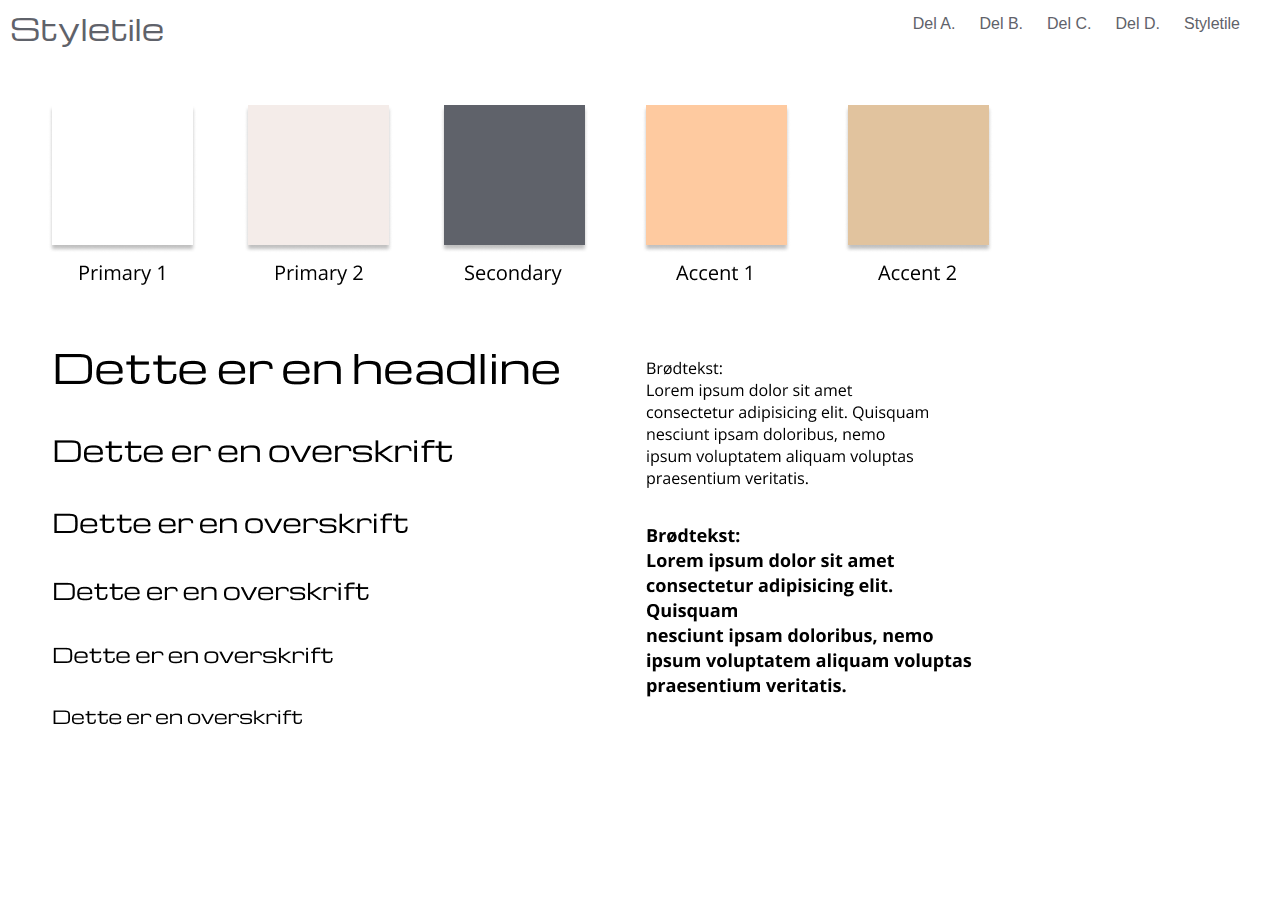
<file: index.html>
<!DOCTYPE html>
<html lang="en">
  <head>
    <meta charset="UTF-8" />
    <meta name="viewport" content="width=device-width, initial-scale=1.0" />
    <title>Styletile</title>
    <link rel="stylesheet" href="main.css" />
  </head>
  <body>
    <header>
      <nav>
        <a href="/delA.html">Del A.</a>
        <a href="/delB.html">Del B.</a>
        <a href="/delC.html">Del C.</a>
        <a href="/delD.html">Del D.</a>
        <a href="/index.html">Styletile</a>
      </nav>
    </header>
    <main>
      <h1>Styletile</h1>
      <img src="img/styletile.png" alt="Styletile" />
    </main>
    <footer></footer>
  </body>
</html>
</file>
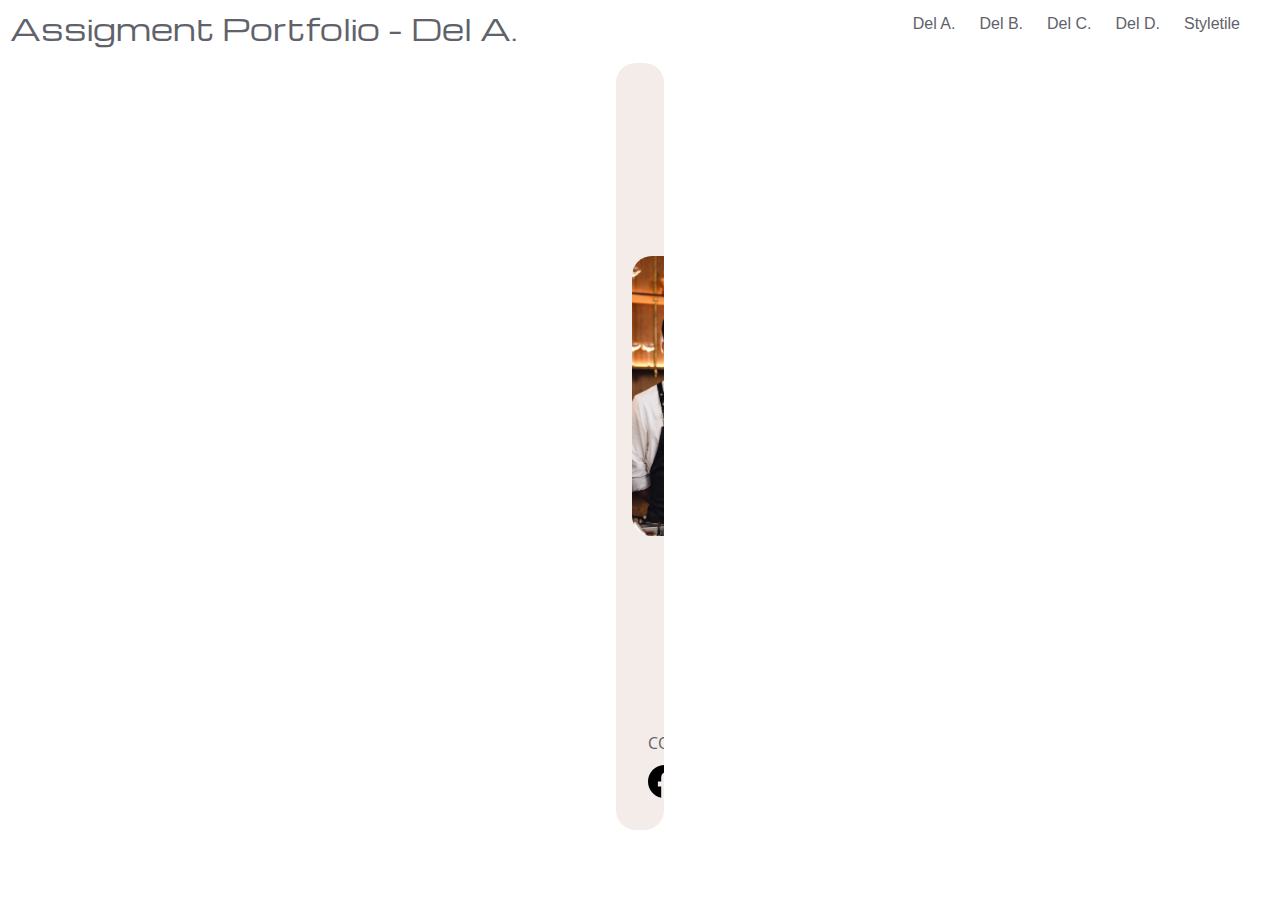
<file: delA.html>
<!DOCTYPE html>
<html lang="en">
  <head>
    <meta charset="UTF-8" />
    <meta name="viewport" content="width=device-width, initial-scale=1.0" />
    <title>Del A</title>
    <link rel="stylesheet" href="styleA.css" />
    <link rel="stylesheet" href="main.css" />
  </head>
  <body>
    <header>
      <nav>
        <a href="/delA.html">Del A.</a>
        <a href="/delB.html">Del B.</a>
        <a href="/delC.html">Del C.</a>
        <a href="/delD.html">Del D.</a>
        <a href="/index.html">Styletile</a>
      </nav>
    </header>
    <main>
      <h1>Assigment Portfolio - Del A.</h1>
      <article>
        <img class="pp" src="img/bartender1.webp" alt="" />
        <div class="infoText">
          <h1>Charles Gibson</h1>
          <h3>Bartender</h3>
        </div>
        <p class="description">
          Lorem ipsum dolor sit amet consectetur adipisicing elit. Adipisci,
          ducimus. Dolorum ullam tempore expedita in alias aliquam sit
          blanditiis aspernatur libero obcaecati temporibus reprehenderit velit,
          inventore nesciunt itaque deleniti accusantium.<br />
          Lorem ipsum dolor sit amet consectetur adipisicing elit. Molestias, a
          sed. dipisci, ducimus. Dolorum ullam tempore expedita in alias aliquam
          sit
        </p>
        <div class="connect">
          <p>CONNECT</p>
          <div class="socials">
            <img src="img/fb.svg" alt="fb" />
            <img src="img/msng.svg" alt="messenger" />
          </div>
        </div>
      </article>
    </main>
    <footer></footer>
  </body>
</html>
</file>
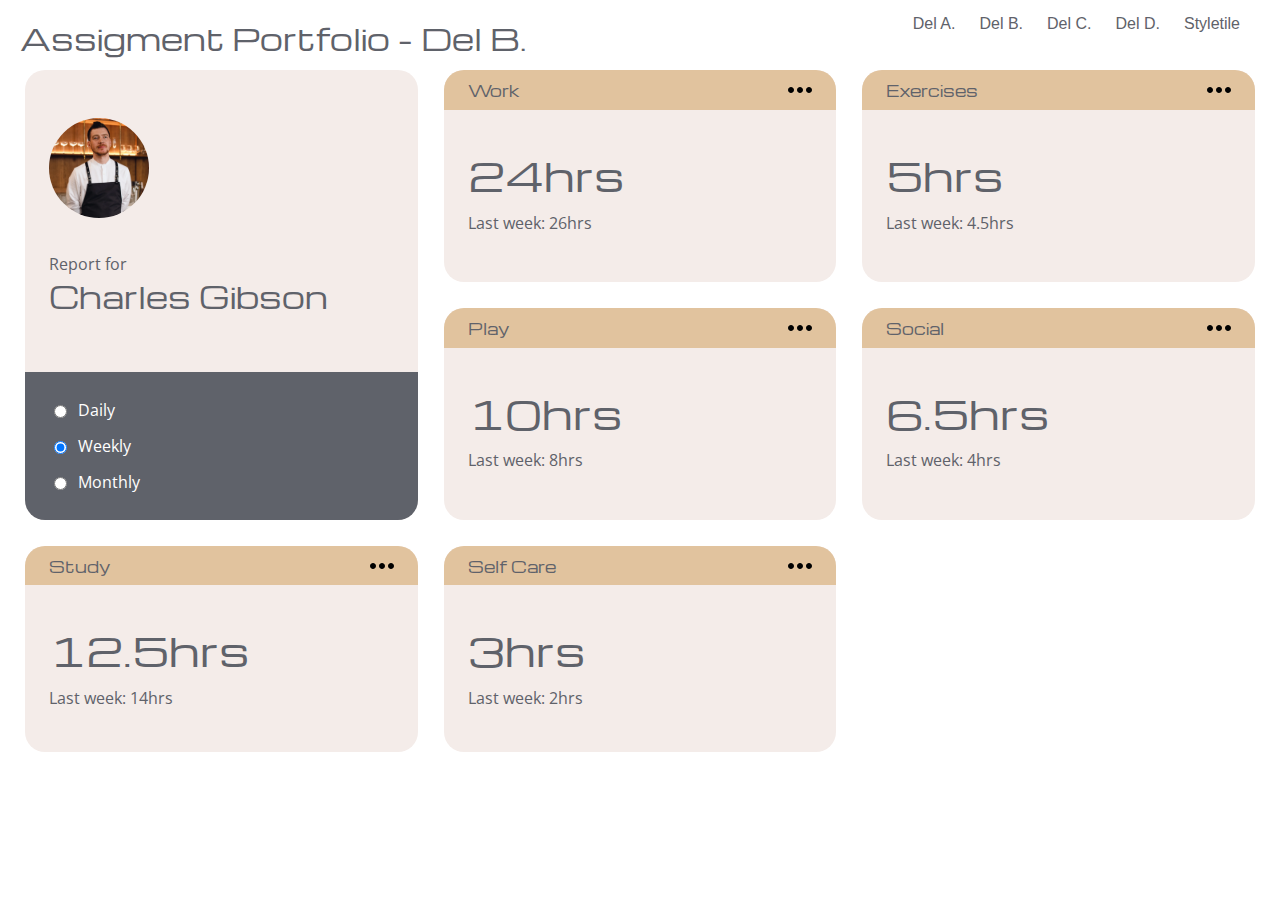
<file: delB.html>
<!DOCTYPE html>
<html lang="en">
  <head>
    <meta charset="UTF-8" />
    <meta name="viewport" content="width=device-width, initial-scale=1.0" />
    <title>Del B</title>
    <link rel="stylesheet" href="styleB.css" />
    <link rel="stylesheet" href="main.css" />
  </head>
  <body>
    <header>
      <nav>
        <a href="/delA.html">Del A.</a>
        <a href="/delB.html">Del B.</a>
        <a href="/delC.html">Del C.</a>
        <a href="/delD.html">Del D.</a>
        <a href="/index.html">Styletile</a>
      </nav>
    </header>
    <main>
      <h1>Assigment Portfolio - Del B.</h1>

      <section>
        <article class="mainCard">
          <div class="info">
            <img class="profilePic" src="img/bartender1.webp" alt="" />
            <div class="name">
              <p>Report for</p>
              <h1>Charles Gibson</h1>
            </div>
          </div>
          <ul class="radioBtns">
            <li>
              <input type="radio" />
              <label>Daily</label><br />
            </li>
            <li>
              <input type="radio" checked="checked" />
              <label>Weekly</label><br />
            </li>
            <li>
              <input type="radio" />
              <label>Monthly</label><br />
            </li>
          </ul>
        </article>

        <article class="performance first">
          <div class="topbar">
            <h5><small>Work</small></h5>
            <img src="img/dots.svg" alt="nav" />
          </div>
          <div class="pText">
            <h1 class="bigText">24hrs</h1>
            <p>Last week: 26hrs</p>
          </div>
        </article>

        <article class="performance">
          <div class="topbar">
            <h5><small>Exercises</small></h5>
            <img src="img/dots.svg" alt="nav" />
          </div>
          <div class="pText">
            <h1 class="bigText">5hrs</h1>
            <p>Last week: 4.5hrs</p>
          </div>
        </article>

        <article class="performance">
          <div class="topbar">
            <h5><small>Play</small></h5>
            <img src="img/dots.svg" alt="nav" />
          </div>
          <div class="pText">
            <h1 class="bigText">10hrs</h1>
            <p>Last week: 8hrs</p>
          </div>
        </article>

        <article class="performance">
          <div class="topbar">
            <h5><small>Social</small></h5>
            <img src="img/dots.svg" alt="nav" />
          </div>
          <div class="pText">
            <h1 class="bigText">6.5hrs</h1>
            <p>Last week: 4hrs</p>
          </div>
        </article>

        <article class="performance">
          <div class="topbar">
            <h5><small>Study</small></h5>
            <img src="img/dots.svg" alt="nav" />
          </div>
          <div class="pText">
            <h1 class="bigText">12.5hrs</h1>
            <p>Last week: 14hrs</p>
          </div>
        </article>

        <article class="performance">
          <div class="topbar">
            <h5><small>Self Care</small></h5>
            <img src="img/dots.svg" alt="nav" />
          </div>
          <div class="pText">
            <h1 class="bigText">3hrs</h1>
            <p>Last week: 2hrs</p>
          </div>
        </article>
      </section>
    </main>
    <footer></footer>
  </body>
</html>
</file>
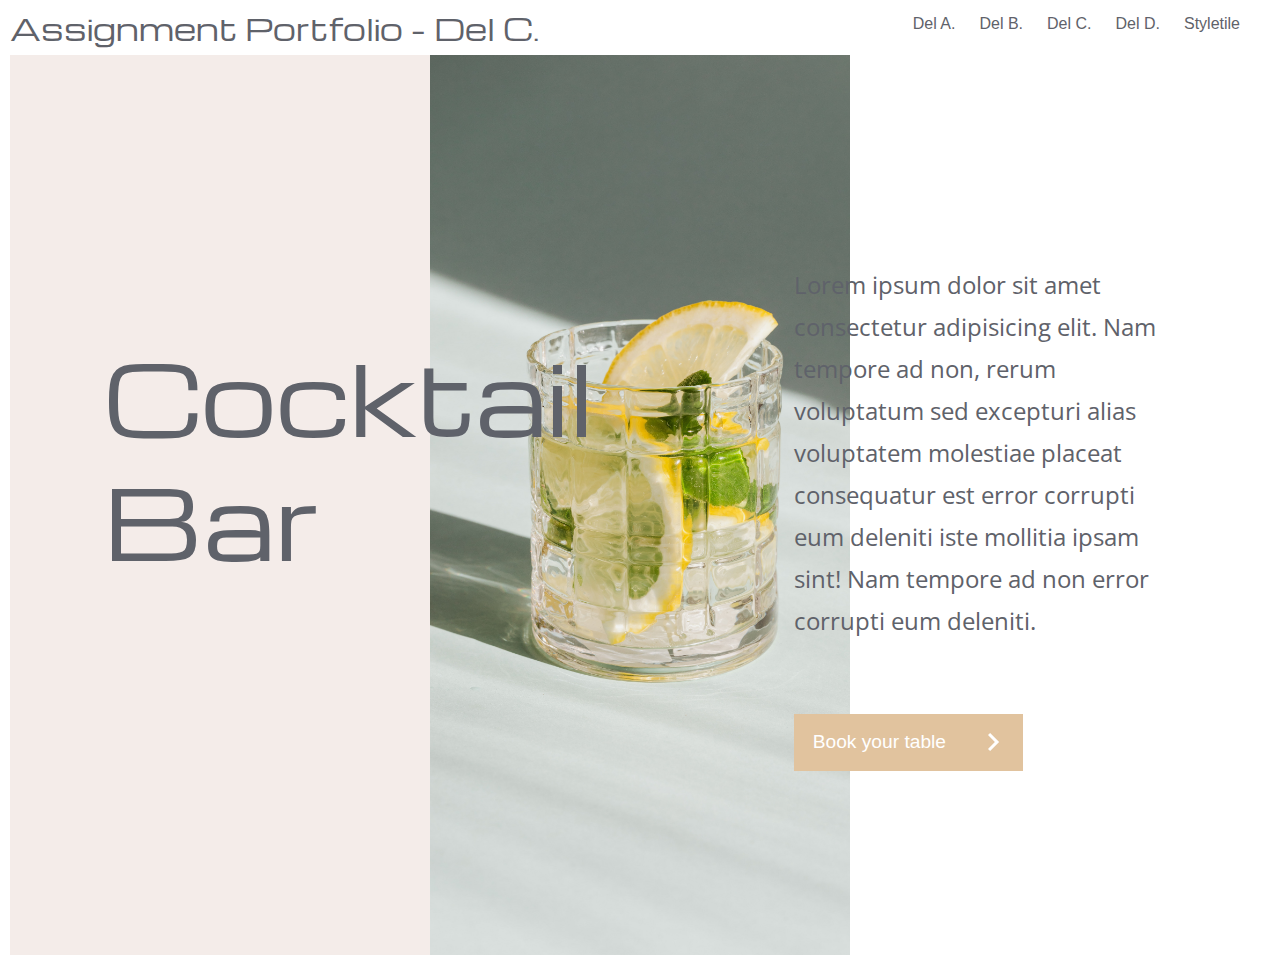
<file: delC.html>
<!DOCTYPE html>
<html lang="en">
  <head>
    <meta charset="UTF-8" />
    <meta name="viewport" content="width=device-width, initial-scale=1.0" />
    <title>Del C</title>
    <link rel="stylesheet" href="main.css" />
    <link rel="stylesheet" href="styleC.css" />
  </head>
  <body>
    <header>
      <nav>
        <a href="/delA.html">Del A.</a>
        <a href="/delB.html">Del B.</a>
        <a href="/delC.html">Del C.</a>
        <a href="/delD.html">Del D.</a>
        <a href="/index.html">Styletile</a>
      </nav>
    </header>
    <main>
      <h1>Assignment Portfolio - Del C.</h1>
      <section class="container">
        <div class="colorBlock"></div>
        <img
          class="bgImg"
          src="img/pexels-karolina-grabowska-4021983.jpg"
          alt="Bed picture"
        />
        <div class="allText">
          <h1 id="headline">Cocktail Bar</h1>
          <div class="text">
            <p>
              Lorem ipsum dolor sit amet consectetur adipisicing elit. Nam
              tempore ad non, rerum voluptatum sed excepturi alias voluptatem
              molestiae placeat consequatur est error corrupti eum deleniti iste
              mollitia ipsam sint! Nam tempore ad non error corrupti eum
              deleniti.
            </p>
            <button>
              Book your table
              <div class="icon">
                <img src="img/arrow.svg" alt="arrow" />
              </div>
            </button>
          </div>
        </div>
      </section>
    </main>
    <footer></footer>
  </body>
</html>
</file>
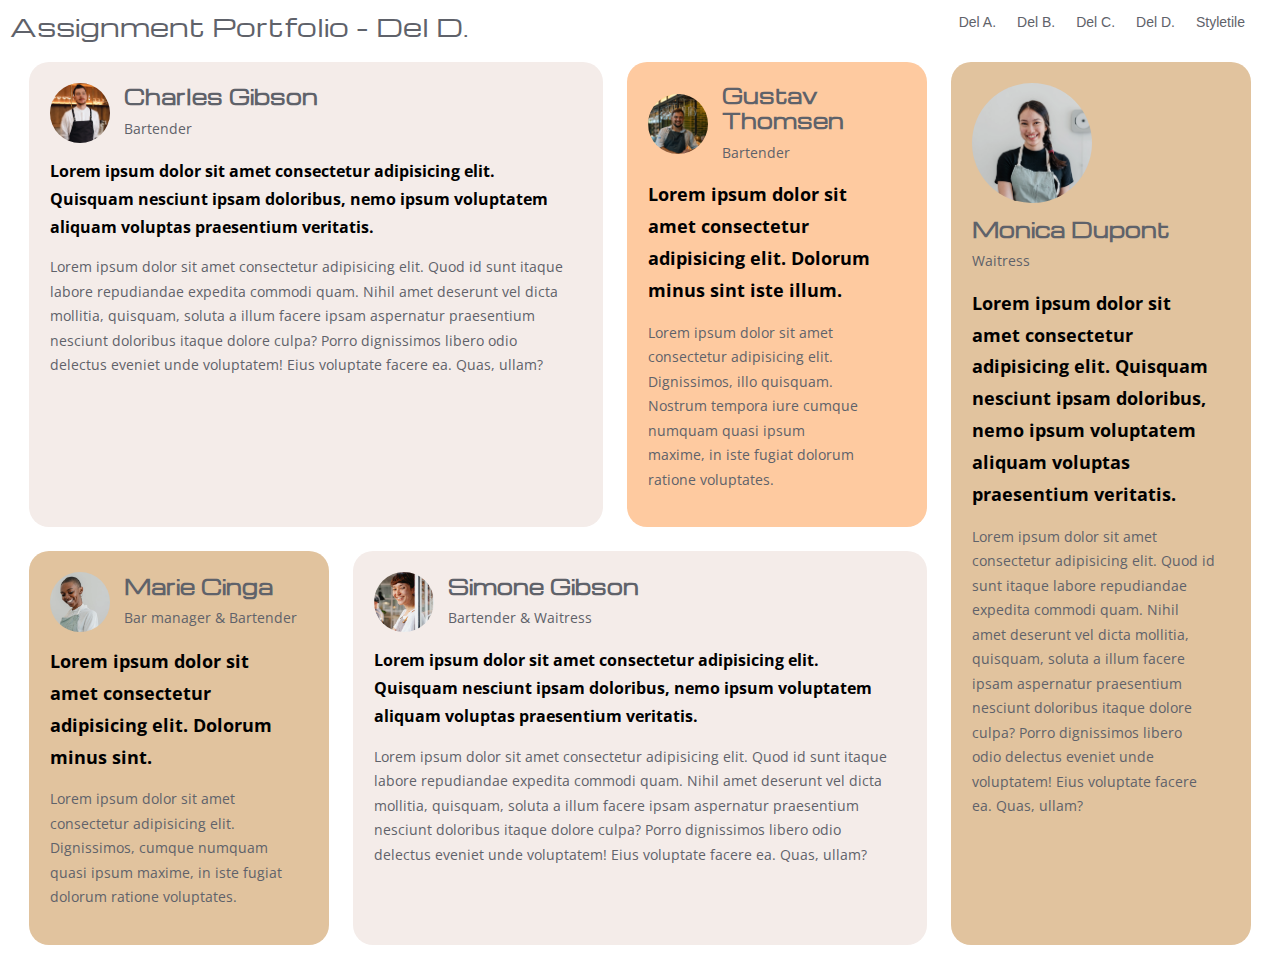
<file: delD.html>
<!DOCTYPE html>
<html lang="en">
  <head>
    <meta charset="UTF-8" />
    <meta name="viewport" content="width=device-width, initial-scale=1.0" />
    <title>Del D</title>
    <link rel="stylesheet" href="styleD.css" />
    <link rel="stylesheet" href="main.css" />
  </head>
  <body>
    <header>
      <nav>
        <a href="/delA.html">Del A.</a>
        <a href="/delB.html">Del B.</a>
        <a href="/delC.html">Del C.</a>
        <a href="/delD.html">Del D.</a>
        <a href="/index.html">Styletile</a>
      </nav>
    </header>
    <main>
      <h1>Assignment Portfolio - Del D.</h1>
      <section>
        <article class="longCard l1">
          <div class="info">
            <img class="profilePic" src="img/bartender1.webp" alt="" />
            <div class="name">
              <h1 class="small">Charles Gibson</h1>
              <p>Bartender</p>
            </div>
          </div>
          <p>
            <strong>
              Lorem ipsum dolor sit amet consectetur adipisicing elit. Quisquam
              nesciunt ipsam doloribus, nemo ipsum voluptatem aliquam voluptas
              praesentium veritatis.
            </strong>
          </p>
          <p>
            Lorem ipsum dolor sit amet consectetur adipisicing elit. Quod id
            sunt itaque labore repudiandae expedita commodi quam. Nihil amet
            deserunt vel dicta mollitia, quisquam, soluta a illum facere ipsam
            aspernatur praesentium nesciunt doloribus itaque dolore culpa? Porro
            dignissimos libero odio delectus eveniet unde voluptatem! Eius
            voluptate facere ea. Quas, ullam?
          </p>
        </article>

        <article class="shortCard s1">
          <div class="info">
            <img class="profilePic" src="img/bar3.webp" alt="" />
            <div class="name">
              <h1 class="small">Marie Cinga</h1>
              <p>Bar manager & Bartender</p>
            </div>
          </div>
          <p>
            <strong>
              Lorem ipsum dolor sit amet consectetur adipisicing elit. Dolorum
              minus sint.
            </strong>
          </p>
          <p>
            Lorem ipsum dolor sit amet consectetur adipisicing elit.
            Dignissimos, cumque numquam quasi ipsum maxime, in iste fugiat
            dolorum ratione voluptates.
          </p>
        </article>

        <article class="shortCard s2">
          <div class="info">
            <img class="profilePic" src="img/bar2.webp" alt="" />
            <div class="name">
              <h1 class="small">Gustav Thomsen</h1>
              <p>Bartender</p>
            </div>
          </div>
          <p>
            <strong>
              Lorem ipsum dolor sit amet consectetur adipisicing elit. Dolorum
              minus sint iste illum.
            </strong>
          </p>
          <p>
            Lorem ipsum dolor sit amet consectetur adipisicing elit.
            Dignissimos, illo quisquam. Nostrum tempora iure cumque numquam
            quasi ipsum maxime, in iste fugiat dolorum ratione voluptates.
          </p>
        </article>

        <article class="longCard l2">
          <div class="info">
            <img class="profilePic" src="img/bar4.webp" alt="" />
            <div class="name">
              <h1 class="small">Simone Gibson</h1>
              <p>Bartender & Waitress</p>
            </div>
          </div>
          <p>
            <strong>
              Lorem ipsum dolor sit amet consectetur adipisicing elit. Quisquam
              nesciunt ipsam doloribus, nemo ipsum voluptatem aliquam voluptas
              praesentium veritatis.
            </strong>
          </p>
          <p>
            Lorem ipsum dolor sit amet consectetur adipisicing elit. Quod id
            sunt itaque labore repudiandae expedita commodi quam. Nihil amet
            deserunt vel dicta mollitia, quisquam, soluta a illum facere ipsam
            aspernatur praesentium nesciunt doloribus itaque dolore culpa? Porro
            dignissimos libero odio delectus eveniet unde voluptatem! Eius
            voluptate facere ea. Quas, ullam?
          </p>
        </article>

        <article class="longCard l3">
          <div class="info">
            <img class="profilePic" src="img/bar5.webp" alt="" />
            <div class="name">
              <h1 class="small">Monica Dupont</h1>
              <p>Waitress</p>
            </div>
          </div>
          <p>
            <strong>
              Lorem ipsum dolor sit amet consectetur adipisicing elit. Quisquam
              nesciunt ipsam doloribus, nemo ipsum voluptatem aliquam voluptas
              praesentium veritatis.
            </strong>
          </p>
          <p>
            Lorem ipsum dolor sit amet consectetur adipisicing elit. Quod id
            sunt itaque labore repudiandae expedita commodi quam. Nihil amet
            deserunt vel dicta mollitia, quisquam, soluta a illum facere ipsam
            aspernatur praesentium nesciunt doloribus itaque dolore culpa? Porro
            dignissimos libero odio delectus eveniet unde voluptatem! Eius
            voluptate facere ea. Quas, ullam?
          </p>
        </article>
      </section>
    </main>
    <footer></footer>
  </body>
</html>
</file>
<file: main.css>
@import url("https://fonts.googleapis.com/css?family=Roboto:400|Michroma:400");
@import url("https://fonts.googleapis.com/css2?family=Open+Sans:wght@300;400;500;600;700&display=swap");

* {
  box-sizing: border-box;
}

:root {
  /* palette */
  --primary-1: #ffffff;
  --primary-2: #f4ece9;
  --secondary: #5f626a;
  --accent-2: #e1c39e;
  --accent-1: #fecaa0;
}

body {
  min-height: 100dvh;
  line-height: 1.75;
  font-family: "Open Sans", sans-serif;
  background: var(--primary-1);
  font-weight: 400;
  color: var(--secondary);
  margin: 0;
}

nav {
  display: flex;
  float: right;
  gap: 1.5em;
  margin-right: 2.5em;
}

a {
  text-decoration: none;
  font-family: sans-serif;
  font-weight: 500;
  color: var(--secondary);
}

img {
  max-width: 100%;
}

p {
  text-wrap: pretty;
}

h1,
h2,
h3,
h4,
h5 {
  margin: 0 0 0.5rem;
  font-family: "Michroma", sans-serif;
  font-weight: 400;
  line-height: 1.3;
}

h1 {
  margin-top: 0;
  font-size: 1.802rem;
}

h2 {
  font-size: 1.602rem;
}

h3 {
  font-size: 1.424rem;
}

h4 {
  font-size: 1.266rem;
}

h5 {
  font-size: 1.125rem;
  margin: 0 0 1em;
}
main {
  margin: 10px;
}
</file>
<file: styleA.css>
article {
  margin: 5px;
  border-radius: 20px;
  overflow: hidden;
  background-color: var(--primary-2);
  container-name: cardContainer;
  container-type: inline-size;
}

.connect {
  display: flex;
  flex-direction: column;
  align-items: center;
  gap: 0.5em;
  background-color: var(--accent-2);
  padding: 1em;
}

.socials {
  display: flex;
  gap: 1em;
}

.infoText {
  padding: 1em;
  padding-bottom: 0;
}

p {
  padding: 1em;
}
.connect p {
  padding: 0;
  margin: 0;
}

@container cardContainer (min-width: 340px) {
  .pp {
    height: 50%;
    width: 100%;
    aspect-ratio: 1/1;
    object-fit: cover;
  }
}

@media (min-width: 515px) {
  article {
    display: grid;
    gap: 1em;
    grid-template-columns: 1fr auto;
    margin: 1em;
    padding-top: 1em;
    align-items: center;
  }
  .pp {
    height: 100%;
    width: 100%;
    aspect-ratio: 1/1;
    object-fit: cover;
    border-radius: 20px;
    margin-left: 1em;
  }
  p {
    margin: 0;
    margin-bottom: 1em;
    grid-column: 1/3;
  }
  .connect {
    grid-column: 1/3;
    background-color: var(--accent-2);
  }
}

@media (min-width: 690px) {
  article {
    display: grid;
    grid-template-rows: repeat(3, 1fr);
    padding: 1em;
    gap: 0;
    column-gap: 1em;
    justify-self: center;
  }
  .pp {
    height: 100%;
    width: 100%;
    object-fit: cover;
    border-radius: 20px;
    grid-row: 1/3;
    grid-column: 1/2;
    margin-left: 0;
  }
  p {
    margin: 0;
    grid-column: 2/4;
    grid-row: 2/4;
  }
  .connect {
    background-color: transparent;
    grid-column: 1/1;
    grid-row: 3/4;
  }
}

@media (min-width: 865px) {
  article {
    display: grid;
    grid: auto-flow / auto 1fr;
  }

  .pp {
    max-height: 280px;
    width: 220px;
  }

  p {
    margin-top: -50px;
  }
}
</file>
<file: styleB.css>
p {
      margin: 0;
}
main {
    padding: 10px;
}
section {
    display: grid;
    gap: 1em;
}

article {
  margin: 5px;
  border-radius: 20px;
  overflow: hidden;
  background-color: var(--primary-2);
  container-name: cardContainer;
  container-type: inline-size;
}

.info {
  display: flex;
  align-items: center;
  gap: 1em;
  padding: 2em;
  padding-inline: 1em;
}

.profilePic {
  max-width: 100px;
  border-radius: 50%;
  aspect-ratio: 1/1;
  object-fit: cover;
  height: 100px;
}

.radioBtns {
  display: flex;
  align-items: center;
  justify-content: space-around;
  background-color: var(--secondary);
  color: white;
  padding-top: 1.5em;
  padding-bottom: 1.5em;
  margin: 0;
}

ul {
  list-style: none;
  padding: 0;
}

li {
  display: flex;
  align-items: center;
  gap: 0.5em;
}

.topbar {
  display: flex;
  justify-content: space-between;
  align-items: center;
  padding: 0.5em;
  padding-inline: 1.5em;
  background-color: var(--accent-2);
}

.pText {
  padding-inline: 1.5em;
  display: flex;
  justify-content: space-between;
  align-items: center;
  margin-top: 2.5em;
  margin-bottom: 2.5em;
}

.bigText {
  font-size: 2.441rem;
}

.topbar h5 {
    margin: 0;
}
@media (min-width: 650px) {
  section {
    display: grid;
    grid-template-columns: 1fr 1fr;
    gap: 1em;
  }

  .pText {
    flex-direction: column;
    align-items: flex-start;
  }
.info {
    flex-direction: column;
    align-items: flex-start;
    gap: 2em;
    margin-top: 1em;
    margin-bottom: 1em;
    padding-inline: 1.5em;
   
}
.radioBtns {
    flex-direction: column;
    align-items: flex-start;
    padding-left: 1.5em;
    gap: 0.5em;
}
.mainCard {
    grid-column: 1/2;
    grid-row: 1/3;
}

}

@media (min-width: 850px) {
section {
    grid-template-columns:  repeat(auto-fill, minmax(300px, 1fr));
}
.topbar {
    align-items: center;

}
}
</file>
<file: styleC.css>
.container {
  container-type: inline-size;
}
#headline {
  font-size: 2.5rem;
  margin-bottom: 1em;
}


p {
  margin-bottom: 5em;
}
button {
  height: 3em;
  font-size: 18px;
  background-color: var(--accent-2);
  border: none;
  cursor: pointer;
  color: white;
  display: flex;
  align-items: center;
  gap: 1em;
  padding-left: 1em;
  padding-right: 0;
}
.icon {
  background-color: var(--accent-2);
  height: 3em;
  width: 3em;
  padding: 1em;
}

.allText {
  margin: 2em 1em 2em;
}
.bgImg {
  width: 100%;
  aspect-ratio: 1/1;
  object-fit: cover;
}

@media (min-width: 560px) {
  #headline {
    font-size: 3rem;
  }
  p {
    font-size: 1.2rem;
  }

  section {
    display: grid;
    grid-template-columns: repeat(7, 1fr);
  }
  .allText {
    grid-column: 4/7;
    grid-row: 1/2;
    align-self: center;
  }

  .bgImg {
    height: 100%;
    grid-column: 1/5;
    grid-row: 1/2;
    height: 100dvh;
  }
}

@media (min-width: 1200px) {
 #headline {
    font-size: 6rem;
    grid-column: 2/10;
    justify-self: right;
  }
  p {
    font-size: 1.5rem;
    margin-bottom: 3em;
  }
  .text {
    grid-column: 11/16;
  }
  button {
    font-size: 1.2rem;
  }
  section {
    grid-template-columns: repeat(6, 1fr);
  }

  .colorBlock {
    display: block;
    content: "";
    grid-column: 1/3;
    grid-row: 1/2;
    background-color: var(--primary-2);
  }

  .bgImg {
    grid-column: 3/5;
    height: 100dvh;
    background-position: left top;
  }
  
  .allText {
    grid-column: 1/7;
    display: grid;
    grid-template-columns: repeat(16, 1fr);
    align-items: center;
  }
}
</file>
<file: styleD.css>
* {
  font-size: 14px;
}
p {
  margin: 1em;
  margin-left: 0;
  color: var(--secondary);
}
.info p {
  margin: 0;
}
strong {
  color: black;
  font-size: 1.3rem;
}
.small {
  font-size: 1.4rem;
  font-weight: 600;
}

section {
  display: grid;
  gap: 1em;
  margin: 1em;
  grid-template-columns: 1fr;
}

article {
  margin: 5px;
  border-radius: 20px;
  overflow: hidden;
  background-color: var(--primary-2);
  padding: 1.5em;
  container-name: cardContainer;
  container-type: inline-size;
  min-width: 300px;
}

.s1,
.l3 {
  background-color: var(--accent-2);
}

.s2{
  background-color: var(--accent-1);
}

.info {
  display: flex;
  gap: 1em;
  align-items: center;
}

.profilePic {
  width: 60px;
  border-radius: 50%;
  aspect-ratio: 1/1;
  object-fit: cover;
}

@media (min-width: 650px) {
  section {
    grid-template-columns: repeat(2, 1fr);
  }
  .l1 {
    grid-row: 1/3;
    grid-column: 1/2;
  }
  .s1 {
    grid-row: 1/2;
    grid-column: 2/3;
  }
  .s2 {
    grid-row: 2/3;
    grid-column: 2/3;
  }
  .l2 {
    grid-row: 3/5;
    grid-column: 1/2;
  }
  .l3 {
    grid-row: 3/5;
    grid-column: 2/3;
  }
  .l1 .info {
    flex-direction: column;
    align-items: start;
  }
  .l1 .profilePic {
    width: 120px;
  }
}

@media (min-width: 800px) {
  section {
    grid-template-columns: repeat(3, 1fr);
  }
  .l1 {
    grid-row: 1/3;
    grid-column: 1/2;
  }
  .s1 {
    grid-row: 1/2;
    grid-column: 2/4;
  }
  .s2 {
    grid-row: 2/3;
    grid-column: 2/4;
  }
  .l2 {
    grid-row: 3/5;
    grid-column: 1/3;
  }
  .l3 {
    grid-row: 3/5;
    grid-column: 3/4;
  }
}

@media (min-width: 1000px) {
  section {
    grid-template-columns: repeat(3, 1fr);
  }
  .l1 {
    grid-row: 1/3;
    grid-column: 1/2;
  }
  .s1 {
    grid-row: 3/4;
    grid-column: 1/2;
  }
  .s2 {
    grid-row: 1/2;
    grid-column: 2/3;
  }
  .l2 {
    grid-row: 2/4;
    grid-column: 2/3;
  }
  .l3 {
    grid-row: 1/4;
    grid-column: 3/4;
  }
  .l3 .info {
    flex-direction: column;
    align-items: start;
  }
  .l3 .profilePic {
    width: 120px;
  }

  .l3 strong {
    font-size: 1.3rem;
  }
  .l1 .profilePic {
    width: 60px;
  }
  .l1 strong {
    font-size: 1.15rem;
  }
  .l2 strong {
    font-size: 1.15rem;
  }
}

@media (min-width: 1200px) {
  section {
    grid-template-columns: repeat(4, 1fr);
  }
  .l1 {
    grid-row: 1/2;
    grid-column: 1/3;
  }
  .s1 {
    grid-row: 2/3;
    grid-column: 1/2;
  }
  .s2 {
    grid-row: 1/2;
    grid-column: 3/4;
  }
  .l2 {
    grid-row: 2/3;
    grid-column: 2/4;
  }
  .l3 {
    grid-row: 1/3;
    grid-column: 4/5;
  }

  .l1 .info {
    flex-direction: row;
    align-items: center;
  }
}
</file>
